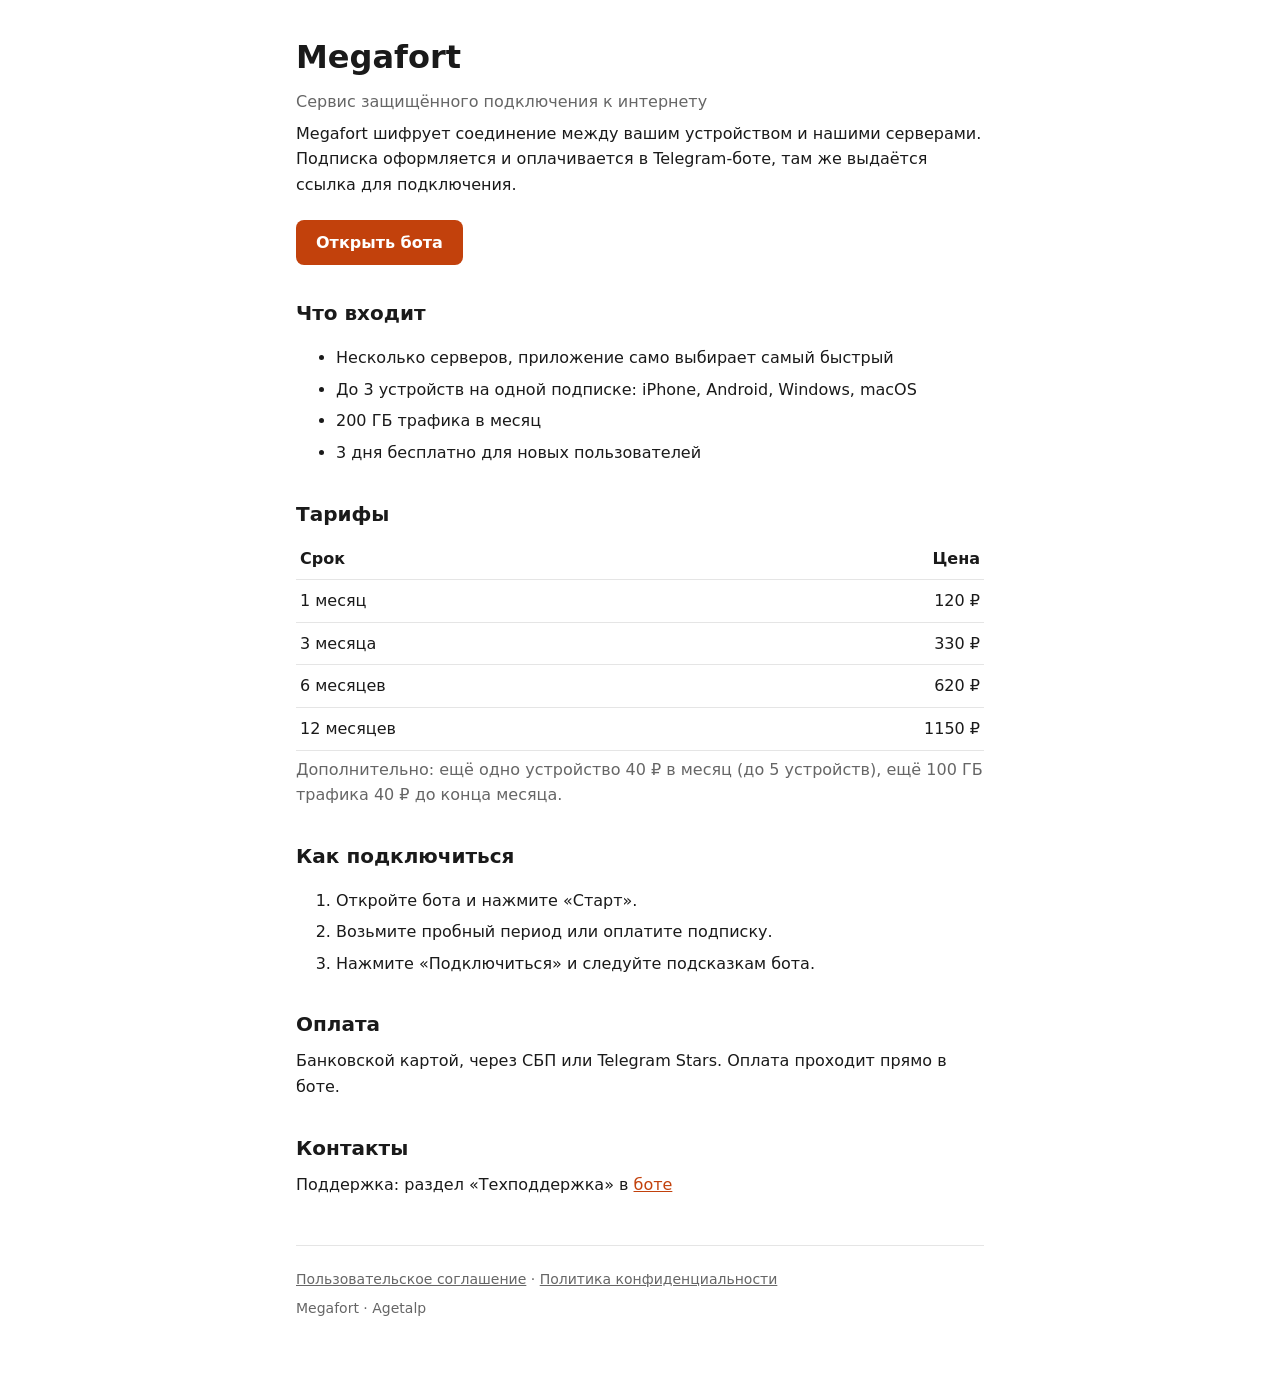
<file: index.html>
<!doctype html>
<html lang="ru">
<head>
<meta charset="utf-8">
<meta name="viewport" content="width=device-width, initial-scale=1">
<title>Megafort</title>
<meta name="description" content="Megafort: сервис защищённого подключения к интернету. Подписка оформляется в Telegram-боте.">
<link rel="stylesheet" href="style.css">
</head>
<body>
<main>
<h1>Megafort</h1>
<p class="muted">Сервис защищённого подключения к интернету</p>

<p>Megafort шифрует соединение между вашим устройством и нашими серверами. Подписка оформляется и оплачивается в Telegram-боте, там же выдаётся ссылка для подключения.</p>
<a class="button" href="https://t.me/megafort_vpn_bot">Открыть бота</a>

<h2>Что входит</h2>
<ul>
<li>Несколько серверов, приложение само выбирает самый быстрый</li>
<li>До 3 устройств на одной подписке: iPhone, Android, Windows, macOS</li>
<li>200 ГБ трафика в месяц</li>
<li>3 дня бесплатно для новых пользователей</li>
</ul>

<h2>Тарифы</h2>
<table>
<tr><th>Срок</th><th>Цена</th></tr>
<tr><td>1 месяц</td><td>120 ₽</td></tr>
<tr><td>3 месяца</td><td>330 ₽</td></tr>
<tr><td>6 месяцев</td><td>620 ₽</td></tr>
<tr><td>12 месяцев</td><td>1150 ₽</td></tr>
</table>
<p class="muted">Дополнительно: ещё одно устройство 40 ₽ в месяц (до 5 устройств), ещё 100 ГБ трафика 40 ₽ до конца месяца.</p>

<h2>Как подключиться</h2>
<ol>
<li>Откройте бота и нажмите «Старт».</li>
<li>Возьмите пробный период или оплатите подписку.</li>
<li>Нажмите «Подключиться» и следуйте подсказкам бота.</li>
</ol>

<h2>Оплата</h2>
<p>Банковской картой, через СБП или Telegram Stars. Оплата проходит прямо в боте.</p>

<h2>Контакты</h2>
<p>Поддержка: раздел «Техподдержка» в <a href="https://t.me/megafort_vpn_bot">боте</a></p>

<footer>
<p><a href="terms.html">Пользовательское соглашение</a> · <a href="privacy.html">Политика конфиденциальности</a></p>
<p>Megafort · Agetalp</p>
</footer>
</main>
</body>
</html>
</file>
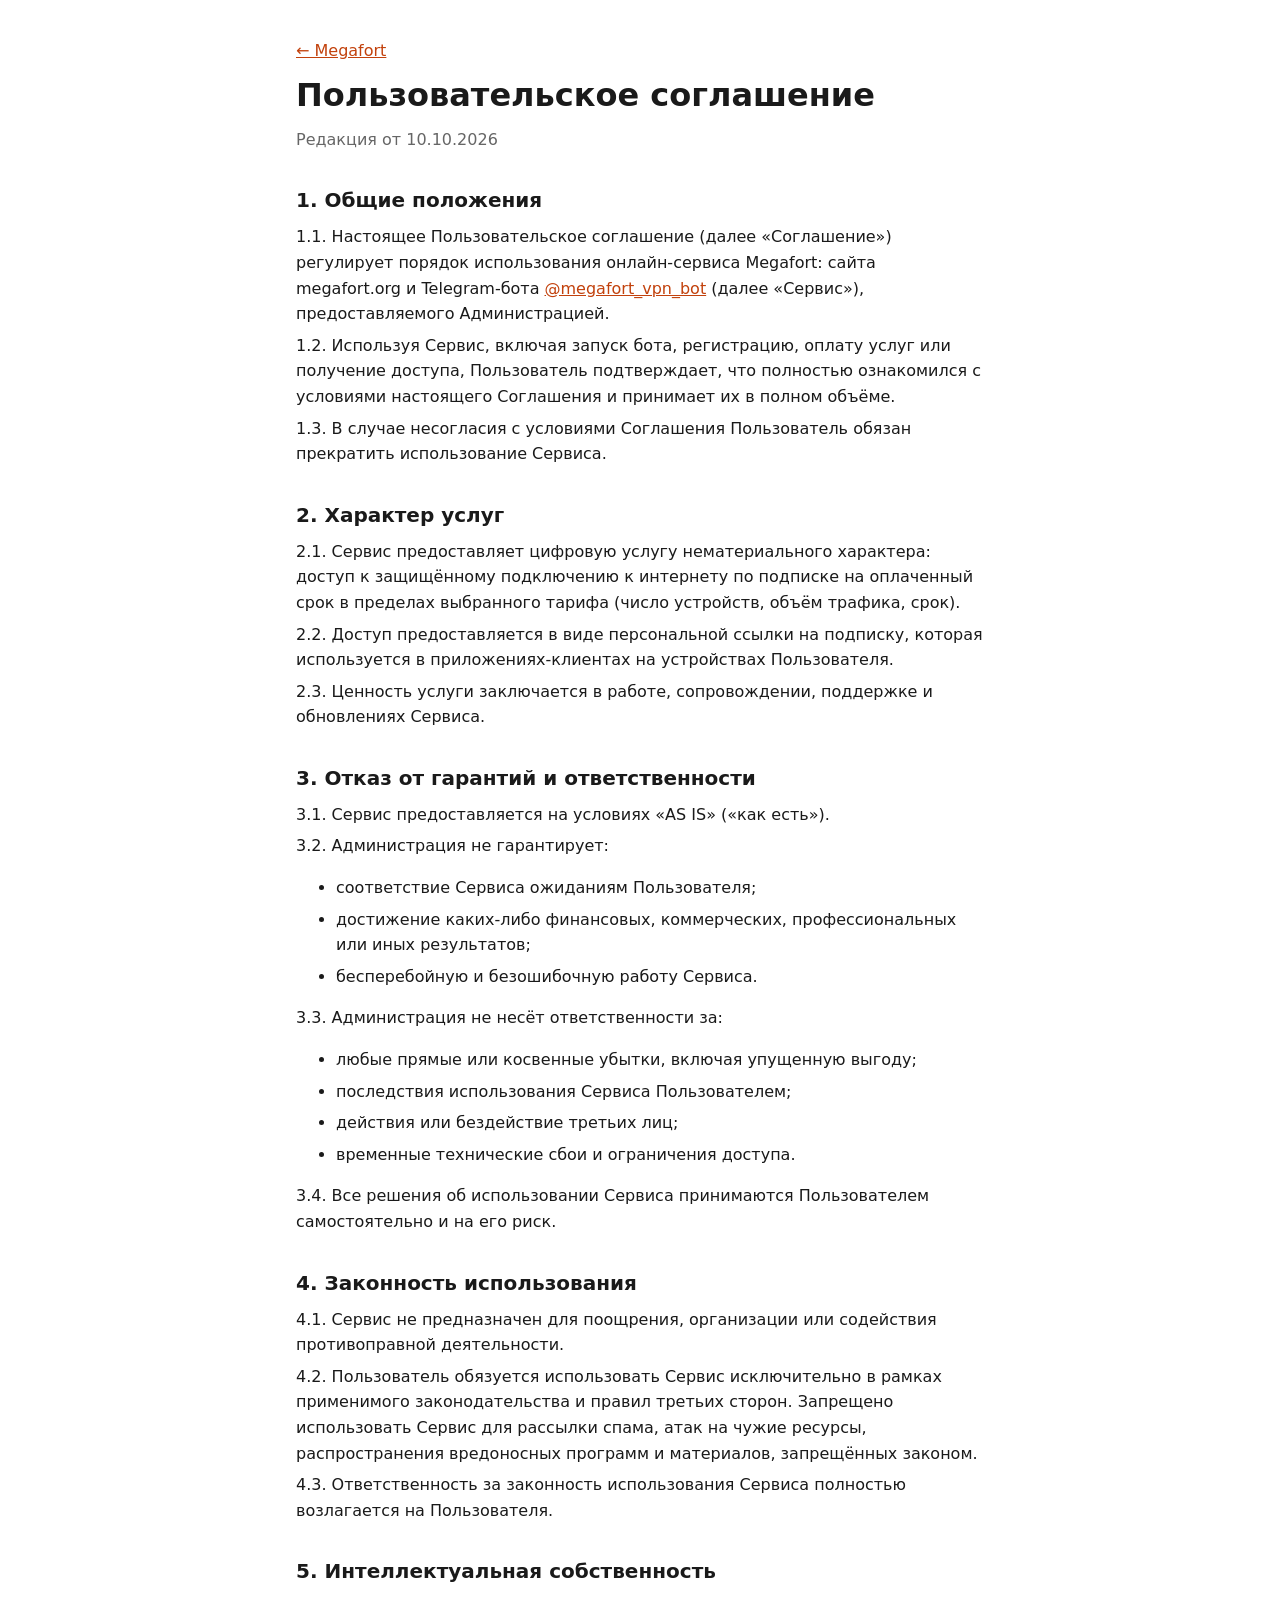
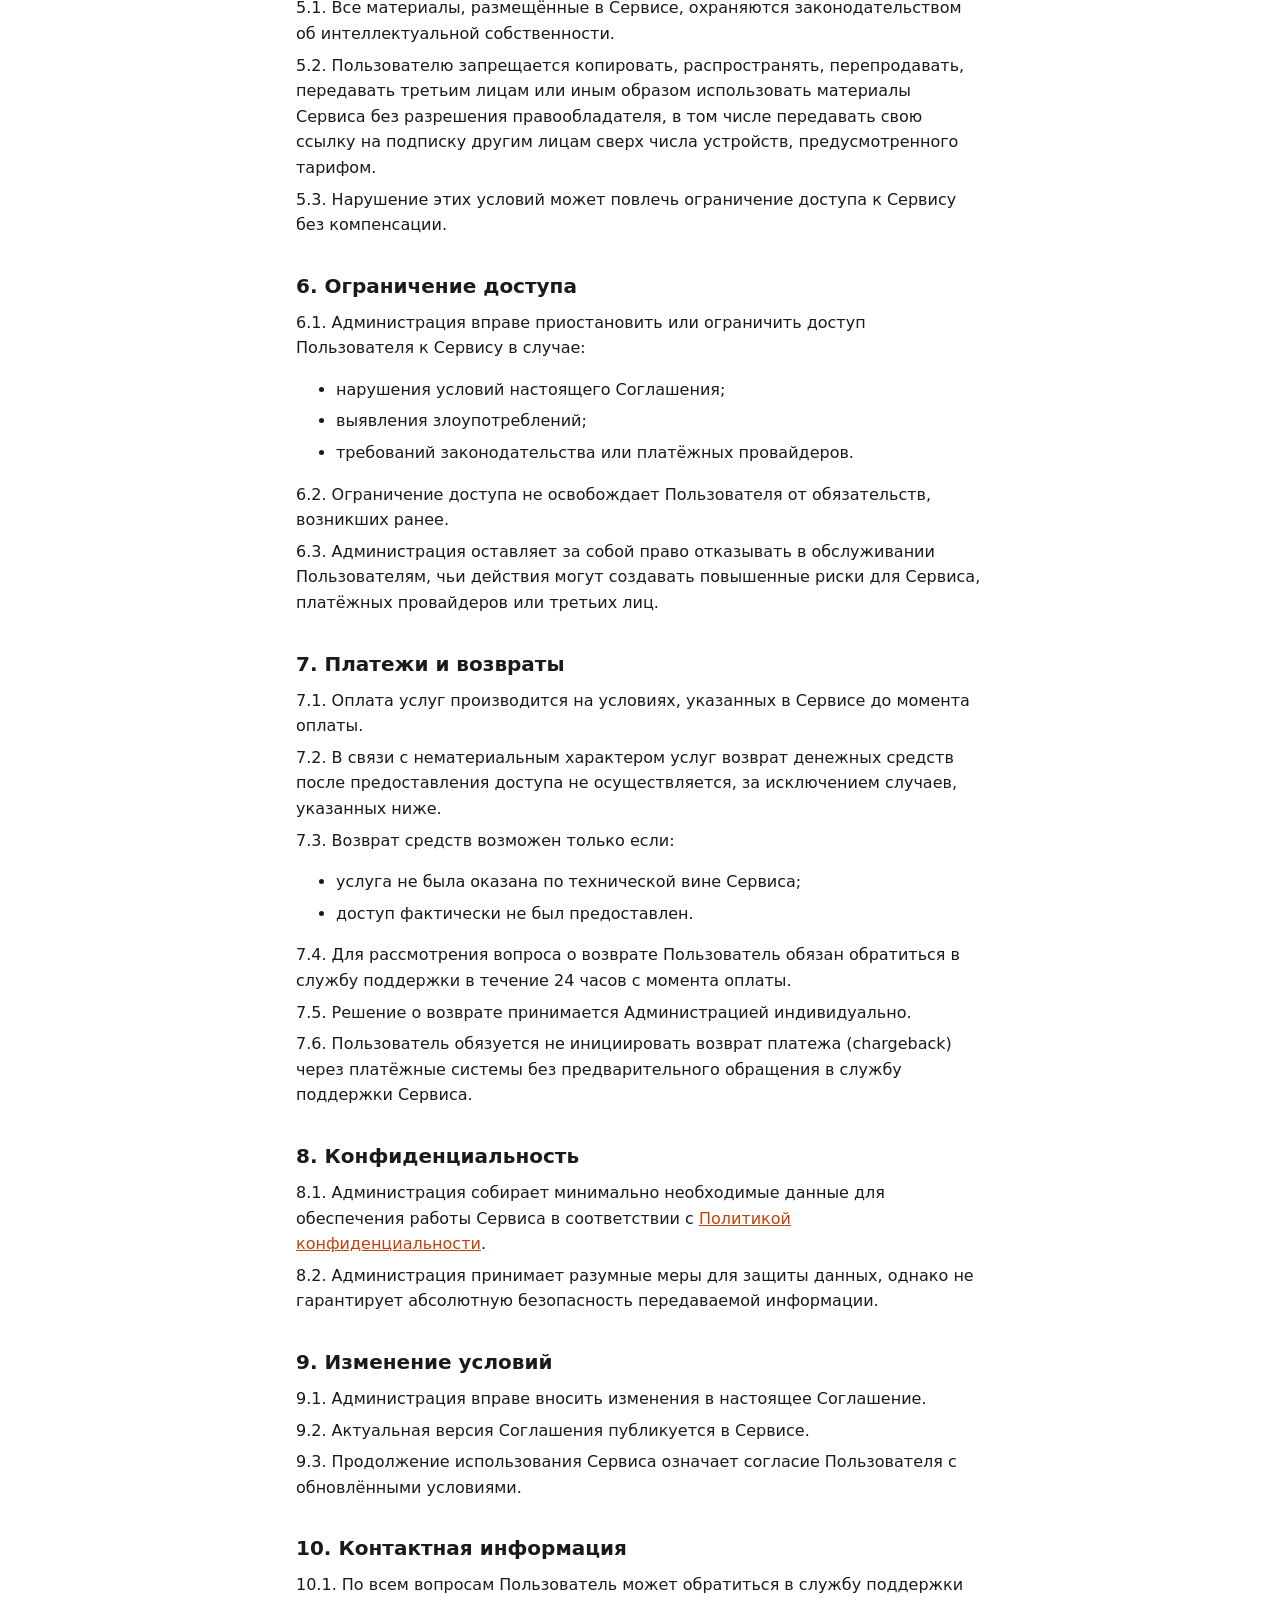
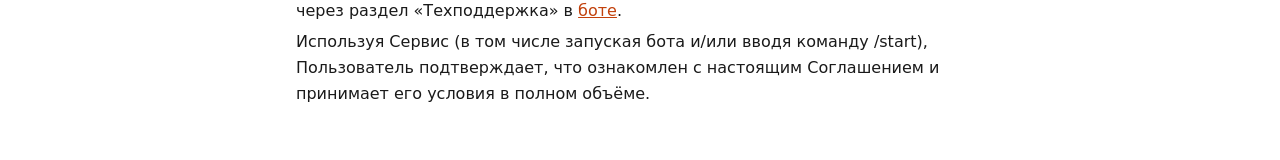
<file: offer.html>
<!doctype html>
<html lang="ru">
<head>
<meta charset="utf-8">
<meta http-equiv="refresh" content="0; url=terms.html">
<title>Пользовательское соглашение · Megafort</title>
</head>
<body>
<p>Документ переехал: <a href="terms.html">пользовательское соглашение</a>.</p>
</body>
</html>
</file>
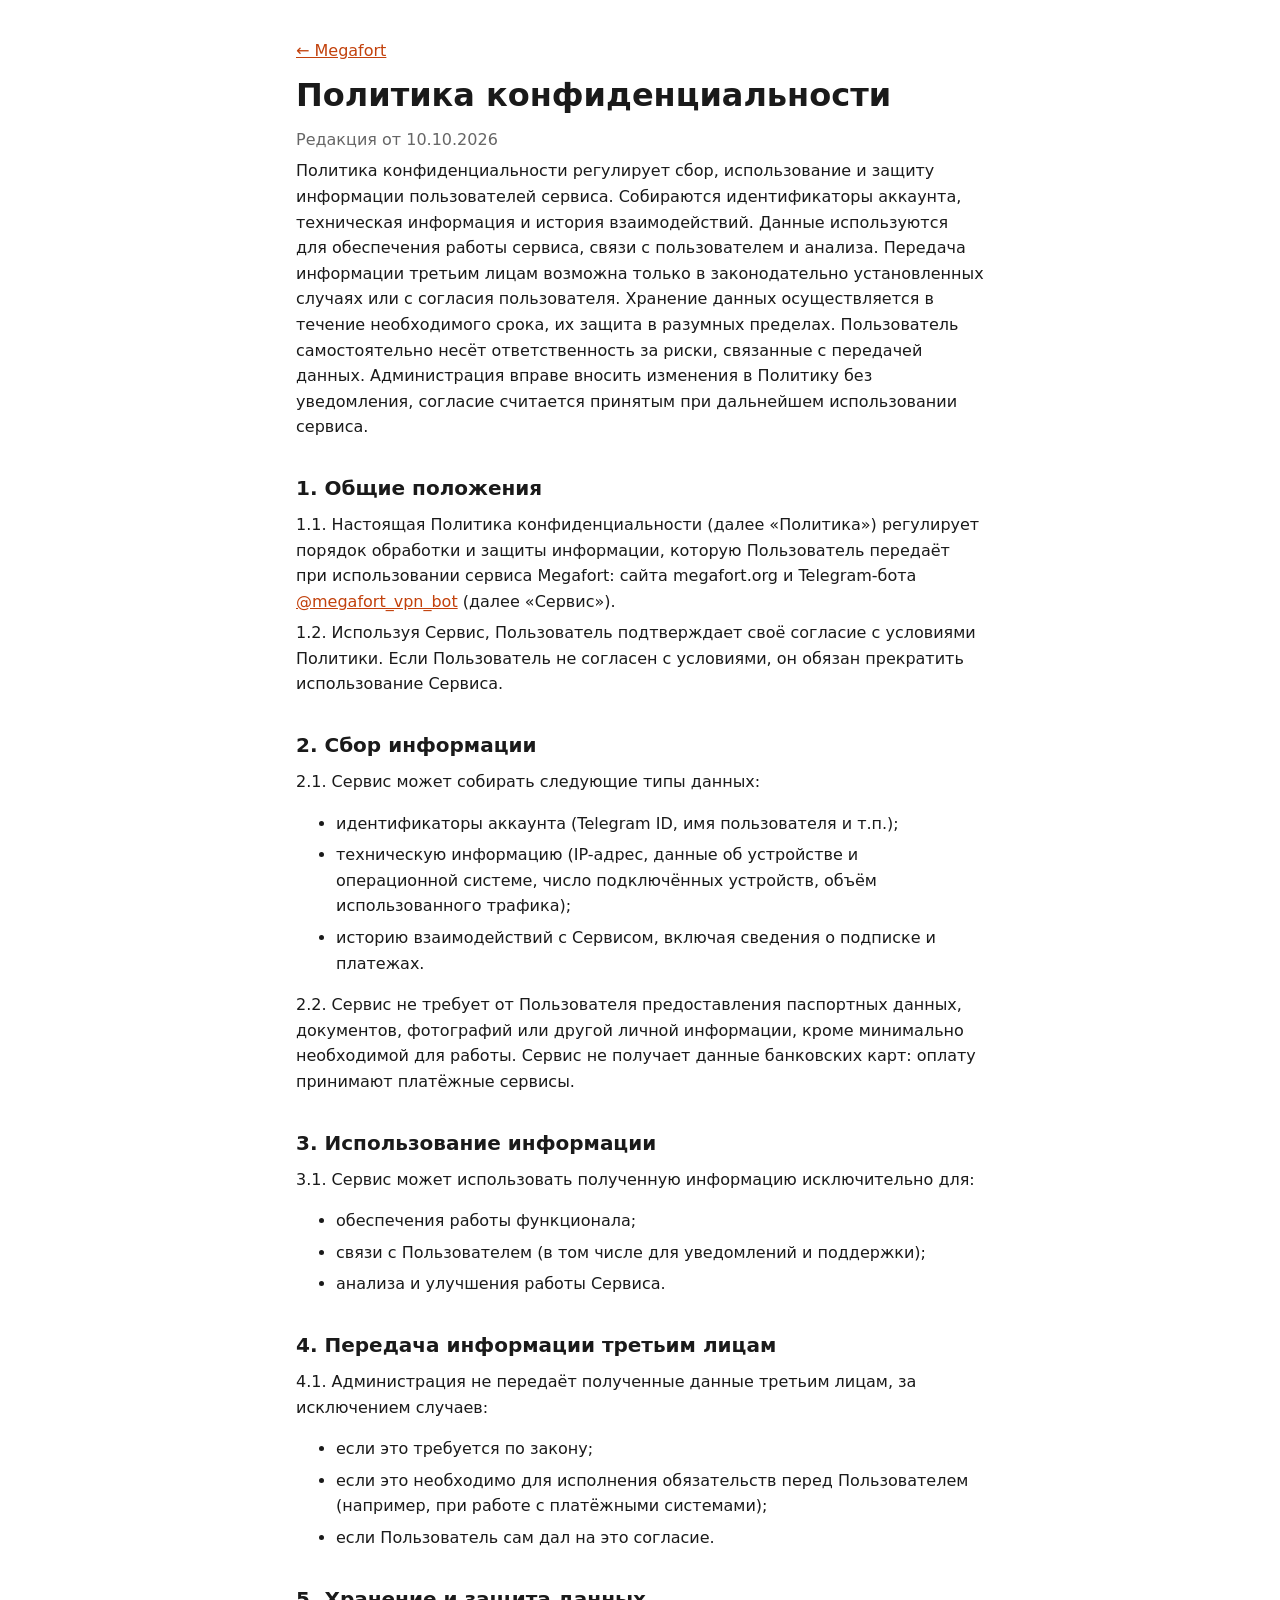
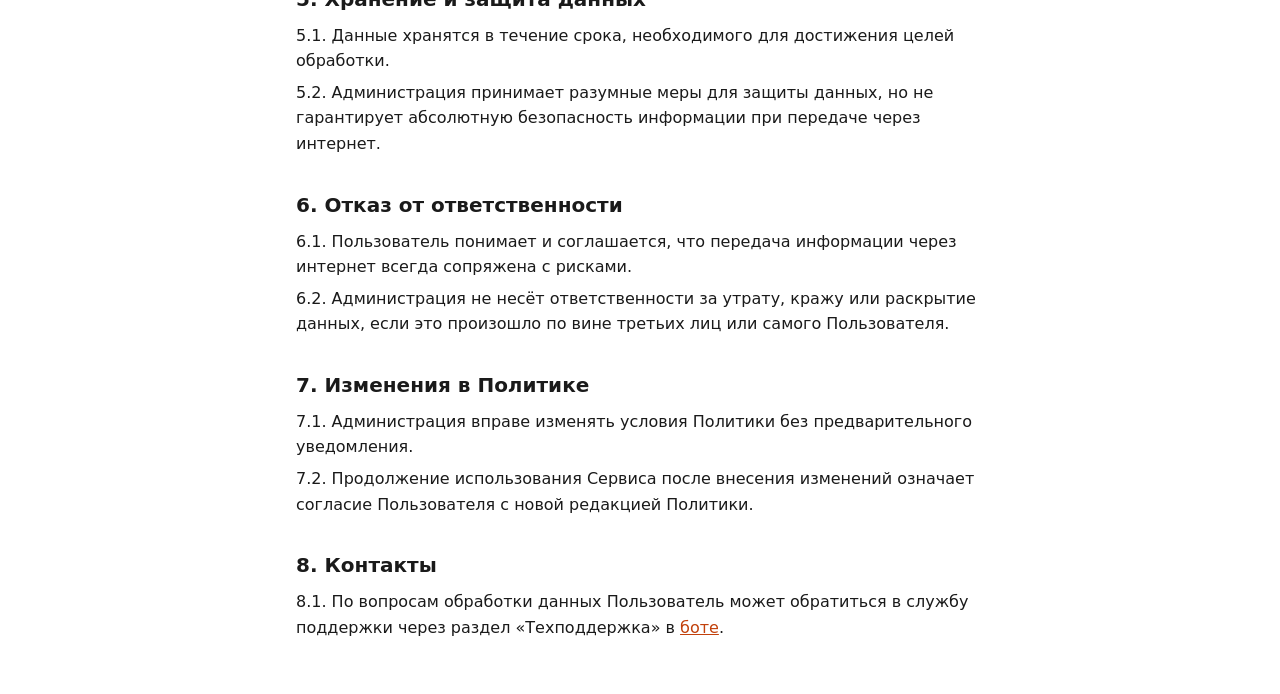
<file: privacy.html>
<!doctype html>
<html lang="ru">
<head>
<meta charset="utf-8">
<meta name="viewport" content="width=device-width, initial-scale=1">
<title>Политика конфиденциальности · Megafort</title>
<link rel="stylesheet" href="style.css">
</head>
<body>
<main>
<p><a href="index.html">← Megafort</a></p>
<h1>Политика конфиденциальности</h1>
<p class="muted">Редакция от 10.10.2026</p>

<p>Политика конфиденциальности регулирует сбор, использование и защиту информации пользователей сервиса. Собираются идентификаторы аккаунта, техническая информация и история взаимодействий. Данные используются для обеспечения работы сервиса, связи с пользователем и анализа. Передача информации третьим лицам возможна только в законодательно установленных случаях или с согласия пользователя. Хранение данных осуществляется в течение необходимого срока, их защита в разумных пределах. Пользователь самостоятельно несёт ответственность за риски, связанные с передачей данных. Администрация вправе вносить изменения в Политику без уведомления, согласие считается принятым при дальнейшем использовании сервиса.</p>

<h2>1. Общие положения</h2>
<p>1.1. Настоящая Политика конфиденциальности (далее «Политика») регулирует порядок обработки и защиты информации, которую Пользователь передаёт при использовании сервиса Megafort: сайта megafort.org и Telegram-бота <a href="https://t.me/megafort_vpn_bot">@megafort_vpn_bot</a> (далее «Сервис»).</p>
<p>1.2. Используя Сервис, Пользователь подтверждает своё согласие с условиями Политики. Если Пользователь не согласен с условиями, он обязан прекратить использование Сервиса.</p>

<h2>2. Сбор информации</h2>
<p>2.1. Сервис может собирать следующие типы данных:</p>
<ul>
<li>идентификаторы аккаунта (Telegram ID, имя пользователя и т.п.);</li>
<li>техническую информацию (IP-адрес, данные об устройстве и операционной системе, число подключённых устройств, объём использованного трафика);</li>
<li>историю взаимодействий с Сервисом, включая сведения о подписке и платежах.</li>
</ul>
<p>2.2. Сервис не требует от Пользователя предоставления паспортных данных, документов, фотографий или другой личной информации, кроме минимально необходимой для работы. Сервис не получает данные банковских карт: оплату принимают платёжные сервисы.</p>

<h2>3. Использование информации</h2>
<p>3.1. Сервис может использовать полученную информацию исключительно для:</p>
<ul>
<li>обеспечения работы функционала;</li>
<li>связи с Пользователем (в том числе для уведомлений и поддержки);</li>
<li>анализа и улучшения работы Сервиса.</li>
</ul>

<h2>4. Передача информации третьим лицам</h2>
<p>4.1. Администрация не передаёт полученные данные третьим лицам, за исключением случаев:</p>
<ul>
<li>если это требуется по закону;</li>
<li>если это необходимо для исполнения обязательств перед Пользователем (например, при работе с платёжными системами);</li>
<li>если Пользователь сам дал на это согласие.</li>
</ul>

<h2>5. Хранение и защита данных</h2>
<p>5.1. Данные хранятся в течение срока, необходимого для достижения целей обработки.</p>
<p>5.2. Администрация принимает разумные меры для защиты данных, но не гарантирует абсолютную безопасность информации при передаче через интернет.</p>

<h2>6. Отказ от ответственности</h2>
<p>6.1. Пользователь понимает и соглашается, что передача информации через интернет всегда сопряжена с рисками.</p>
<p>6.2. Администрация не несёт ответственности за утрату, кражу или раскрытие данных, если это произошло по вине третьих лиц или самого Пользователя.</p>

<h2>7. Изменения в Политике</h2>
<p>7.1. Администрация вправе изменять условия Политики без предварительного уведомления.</p>
<p>7.2. Продолжение использования Сервиса после внесения изменений означает согласие Пользователя с новой редакцией Политики.</p>

<h2>8. Контакты</h2>
<p>8.1. По вопросам обработки данных Пользователь может обратиться в службу поддержки через раздел «Техподдержка» в <a href="https://t.me/megafort_vpn_bot">боте</a>.</p>
</main>
</body>
</html>
</file>
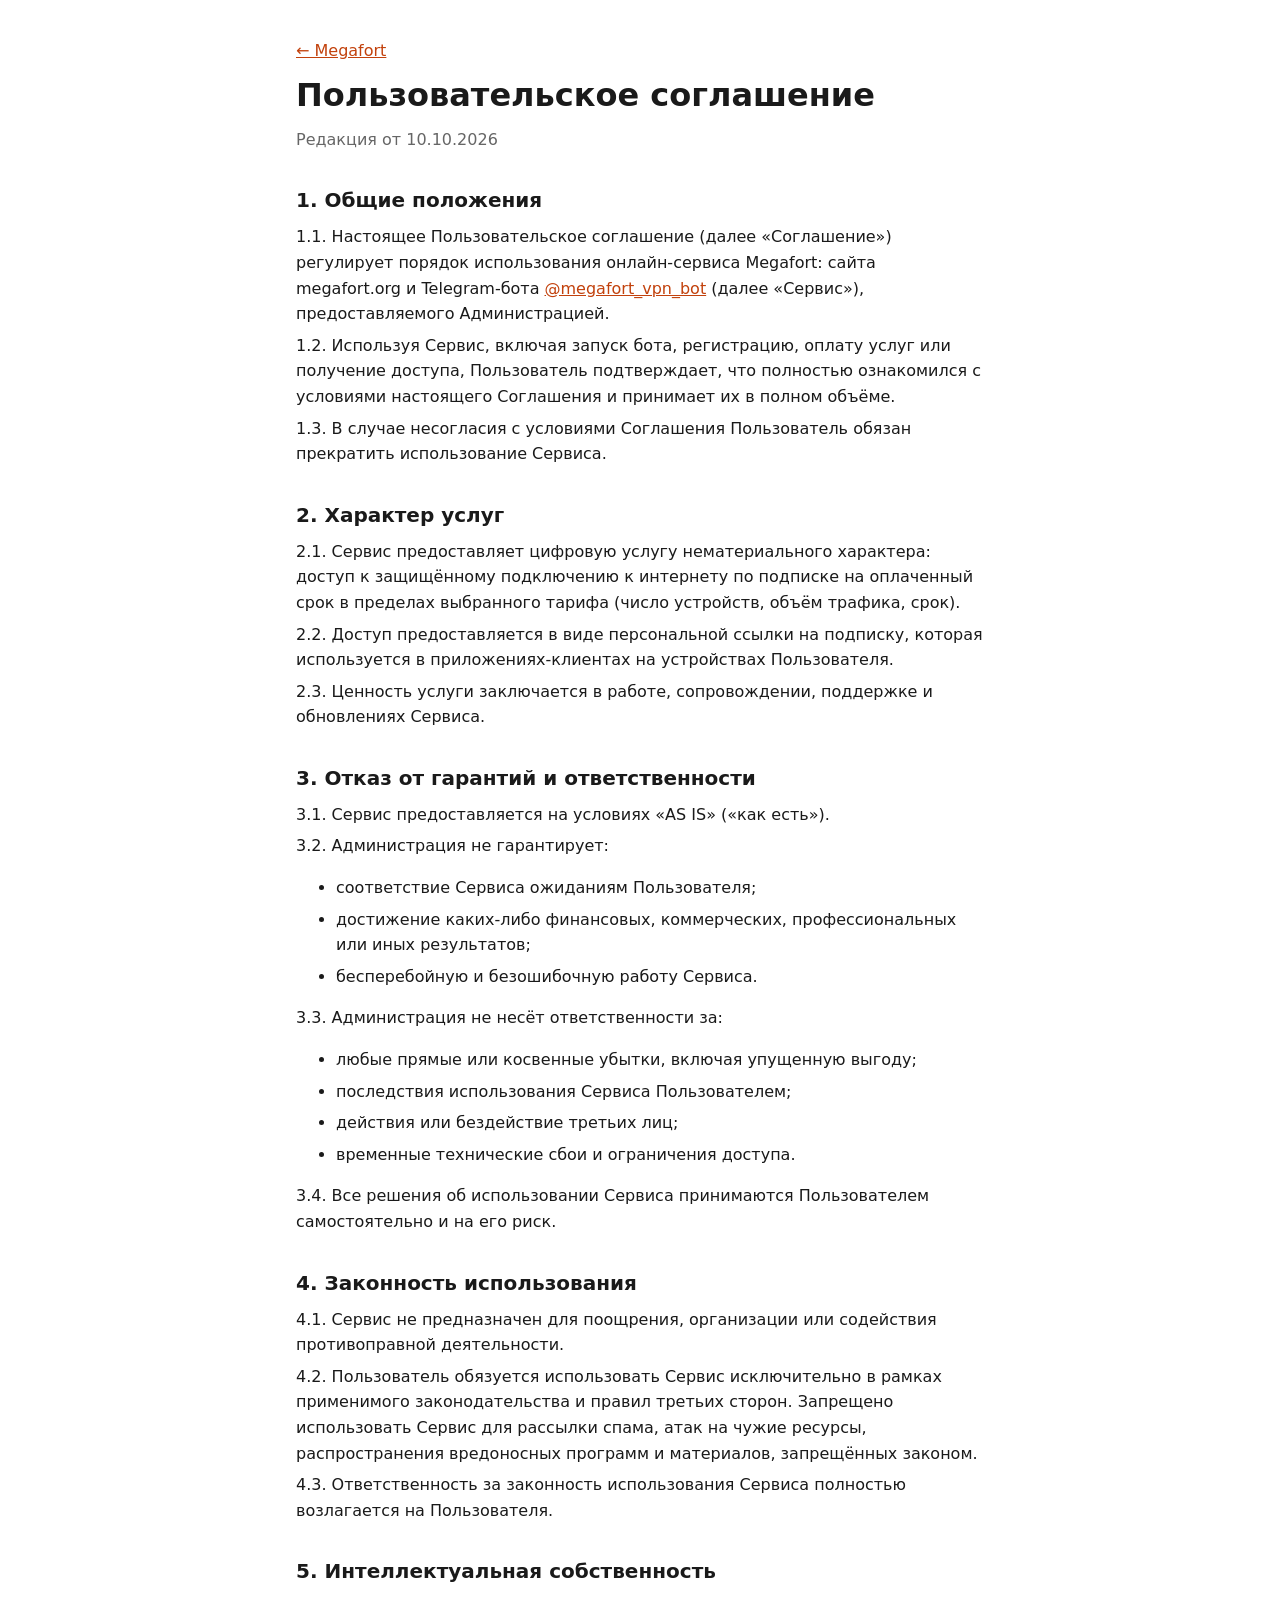
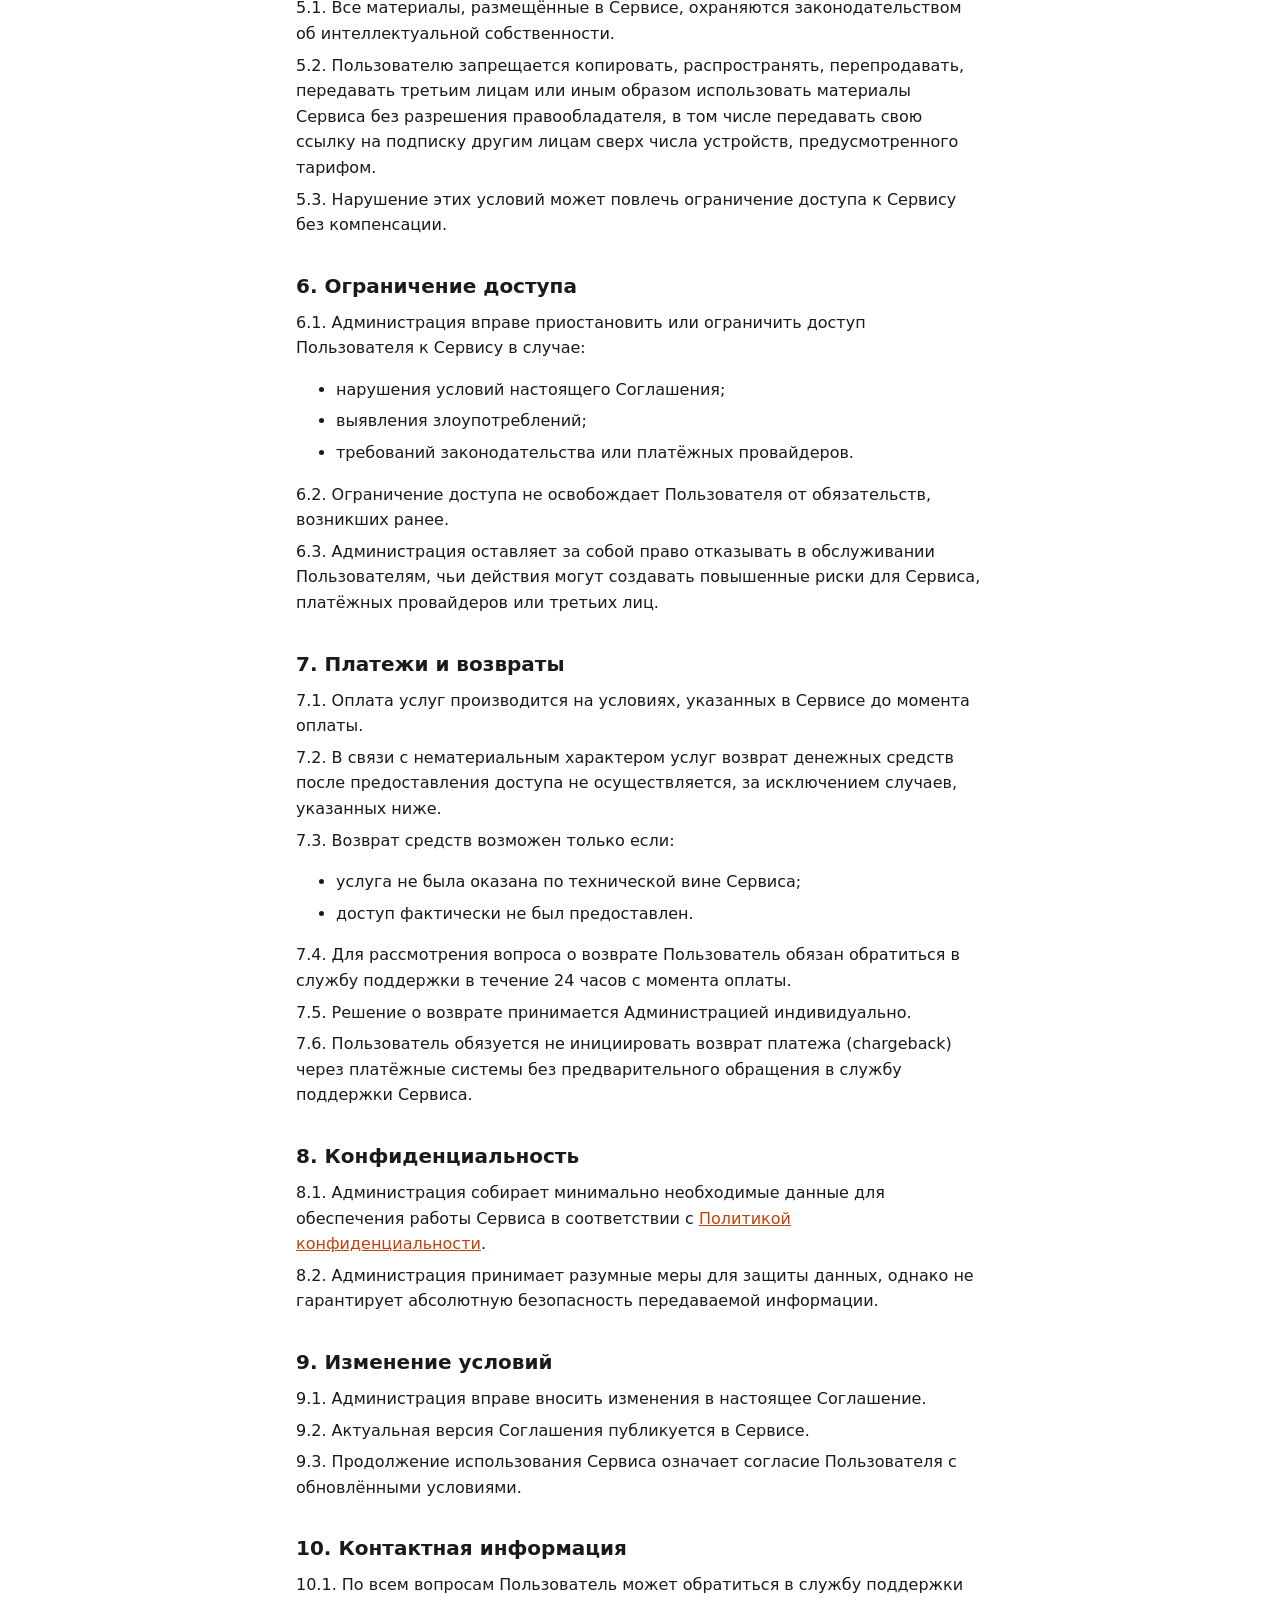
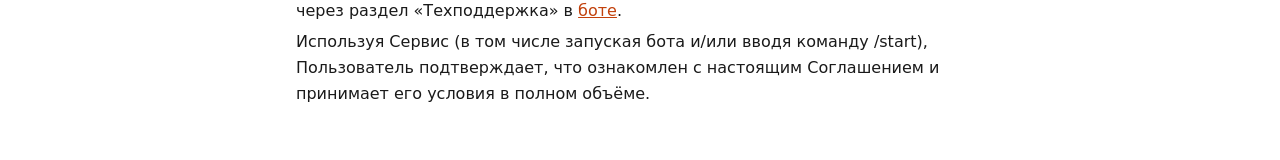
<file: terms.html>
<!doctype html>
<html lang="ru">
<head>
<meta charset="utf-8">
<meta name="viewport" content="width=device-width, initial-scale=1">
<title>Пользовательское соглашение · Megafort</title>
<link rel="stylesheet" href="style.css">
</head>
<body>
<main>
<p><a href="index.html">← Megafort</a></p>
<h1>Пользовательское соглашение</h1>
<p class="muted">Редакция от 10.10.2026</p>

<h2>1. Общие положения</h2>
<p>1.1. Настоящее Пользовательское соглашение (далее «Соглашение») регулирует порядок использования онлайн-сервиса Megafort: сайта megafort.org и Telegram-бота <a href="https://t.me/megafort_vpn_bot">@megafort_vpn_bot</a> (далее «Сервис»), предоставляемого Администрацией.</p>
<p>1.2. Используя Сервис, включая запуск бота, регистрацию, оплату услуг или получение доступа, Пользователь подтверждает, что полностью ознакомился с условиями настоящего Соглашения и принимает их в полном объёме.</p>
<p>1.3. В случае несогласия с условиями Соглашения Пользователь обязан прекратить использование Сервиса.</p>

<h2>2. Характер услуг</h2>
<p>2.1. Сервис предоставляет цифровую услугу нематериального характера: доступ к защищённому подключению к интернету по подписке на оплаченный срок в пределах выбранного тарифа (число устройств, объём трафика, срок).</p>
<p>2.2. Доступ предоставляется в виде персональной ссылки на подписку, которая используется в приложениях-клиентах на устройствах Пользователя.</p>
<p>2.3. Ценность услуги заключается в работе, сопровождении, поддержке и обновлениях Сервиса.</p>

<h2>3. Отказ от гарантий и ответственности</h2>
<p>3.1. Сервис предоставляется на условиях «AS IS» («как есть»).</p>
<p>3.2. Администрация не гарантирует:</p>
<ul>
<li>соответствие Сервиса ожиданиям Пользователя;</li>
<li>достижение каких-либо финансовых, коммерческих, профессиональных или иных результатов;</li>
<li>бесперебойную и безошибочную работу Сервиса.</li>
</ul>
<p>3.3. Администрация не несёт ответственности за:</p>
<ul>
<li>любые прямые или косвенные убытки, включая упущенную выгоду;</li>
<li>последствия использования Сервиса Пользователем;</li>
<li>действия или бездействие третьих лиц;</li>
<li>временные технические сбои и ограничения доступа.</li>
</ul>
<p>3.4. Все решения об использовании Сервиса принимаются Пользователем самостоятельно и на его риск.</p>

<h2>4. Законность использования</h2>
<p>4.1. Сервис не предназначен для поощрения, организации или содействия противоправной деятельности.</p>
<p>4.2. Пользователь обязуется использовать Сервис исключительно в рамках применимого законодательства и правил третьих сторон. Запрещено использовать Сервис для рассылки спама, атак на чужие ресурсы, распространения вредоносных программ и материалов, запрещённых законом.</p>
<p>4.3. Ответственность за законность использования Сервиса полностью возлагается на Пользователя.</p>

<h2>5. Интеллектуальная собственность</h2>
<p>5.1. Все материалы, размещённые в Сервисе, охраняются законодательством об интеллектуальной собственности.</p>
<p>5.2. Пользователю запрещается копировать, распространять, перепродавать, передавать третьим лицам или иным образом использовать материалы Сервиса без разрешения правообладателя, в том числе передавать свою ссылку на подписку другим лицам сверх числа устройств, предусмотренного тарифом.</p>
<p>5.3. Нарушение этих условий может повлечь ограничение доступа к Сервису без компенсации.</p>

<h2>6. Ограничение доступа</h2>
<p>6.1. Администрация вправе приостановить или ограничить доступ Пользователя к Сервису в случае:</p>
<ul>
<li>нарушения условий настоящего Соглашения;</li>
<li>выявления злоупотреблений;</li>
<li>требований законодательства или платёжных провайдеров.</li>
</ul>
<p>6.2. Ограничение доступа не освобождает Пользователя от обязательств, возникших ранее.</p>
<p>6.3. Администрация оставляет за собой право отказывать в обслуживании Пользователям, чьи действия могут создавать повышенные риски для Сервиса, платёжных провайдеров или третьих лиц.</p>

<h2>7. Платежи и возвраты</h2>
<p>7.1. Оплата услуг производится на условиях, указанных в Сервисе до момента оплаты.</p>
<p>7.2. В связи с нематериальным характером услуг возврат денежных средств после предоставления доступа не осуществляется, за исключением случаев, указанных ниже.</p>
<p>7.3. Возврат средств возможен только если:</p>
<ul>
<li>услуга не была оказана по технической вине Сервиса;</li>
<li>доступ фактически не был предоставлен.</li>
</ul>
<p>7.4. Для рассмотрения вопроса о возврате Пользователь обязан обратиться в службу поддержки в течение 24 часов с момента оплаты.</p>
<p>7.5. Решение о возврате принимается Администрацией индивидуально.</p>
<p>7.6. Пользователь обязуется не инициировать возврат платежа (chargeback) через платёжные системы без предварительного обращения в службу поддержки Сервиса.</p>

<h2>8. Конфиденциальность</h2>
<p>8.1. Администрация собирает минимально необходимые данные для обеспечения работы Сервиса в соответствии с <a href="privacy.html">Политикой конфиденциальности</a>.</p>
<p>8.2. Администрация принимает разумные меры для защиты данных, однако не гарантирует абсолютную безопасность передаваемой информации.</p>

<h2>9. Изменение условий</h2>
<p>9.1. Администрация вправе вносить изменения в настоящее Соглашение.</p>
<p>9.2. Актуальная версия Соглашения публикуется в Сервисе.</p>
<p>9.3. Продолжение использования Сервиса означает согласие Пользователя с обновлёнными условиями.</p>

<h2>10. Контактная информация</h2>
<p>10.1. По всем вопросам Пользователь может обратиться в службу поддержки через раздел «Техподдержка» в <a href="https://t.me/megafort_vpn_bot">боте</a>.</p>

<p>Используя Сервис (в том числе запуская бота и/или вводя команду /start), Пользователь подтверждает, что ознакомлен с настоящим Соглашением и принимает его условия в полном объёме.</p>
</main>
</body>
</html>
</file>
<file: style.css>
:root { --bg: #ffffff; --fg: #1a1a1a; --muted: #666; --line: #e5e5e5; --accent: #c2410c; }
@media (prefers-color-scheme: dark) {
  :root { --bg: #121212; --fg: #ececec; --muted: #9a9a9a; --line: #2a2a2a; --accent: #fb923c; }
}
* { box-sizing: border-box; }
body { margin: 0; background: var(--bg); color: var(--fg); font: 16px/1.6 system-ui, -apple-system, "Segoe UI", Roboto, sans-serif; }
main { max-width: 720px; margin: 0 auto; padding: 32px 16px 48px; }
h1 { font-size: 32px; margin: 0 0 4px; }
h2 { font-size: 20px; margin: 32px 0 8px; }
p, li { margin: 6px 0; }
a { color: var(--accent); }
.muted { color: var(--muted); }
.button { display: inline-block; margin-top: 16px; padding: 10px 20px; border-radius: 8px; background: var(--accent); color: #fff; text-decoration: none; font-weight: 600; }
table { width: 100%; border-collapse: collapse; margin-top: 8px; }
th, td { text-align: left; padding: 8px 4px; border-bottom: 1px solid var(--line); }
td:last-child, th:last-child { text-align: right; }
footer { margin-top: 48px; padding-top: 16px; border-top: 1px solid var(--line); font-size: 14px; color: var(--muted); }
footer a { color: var(--muted); }
</file>
